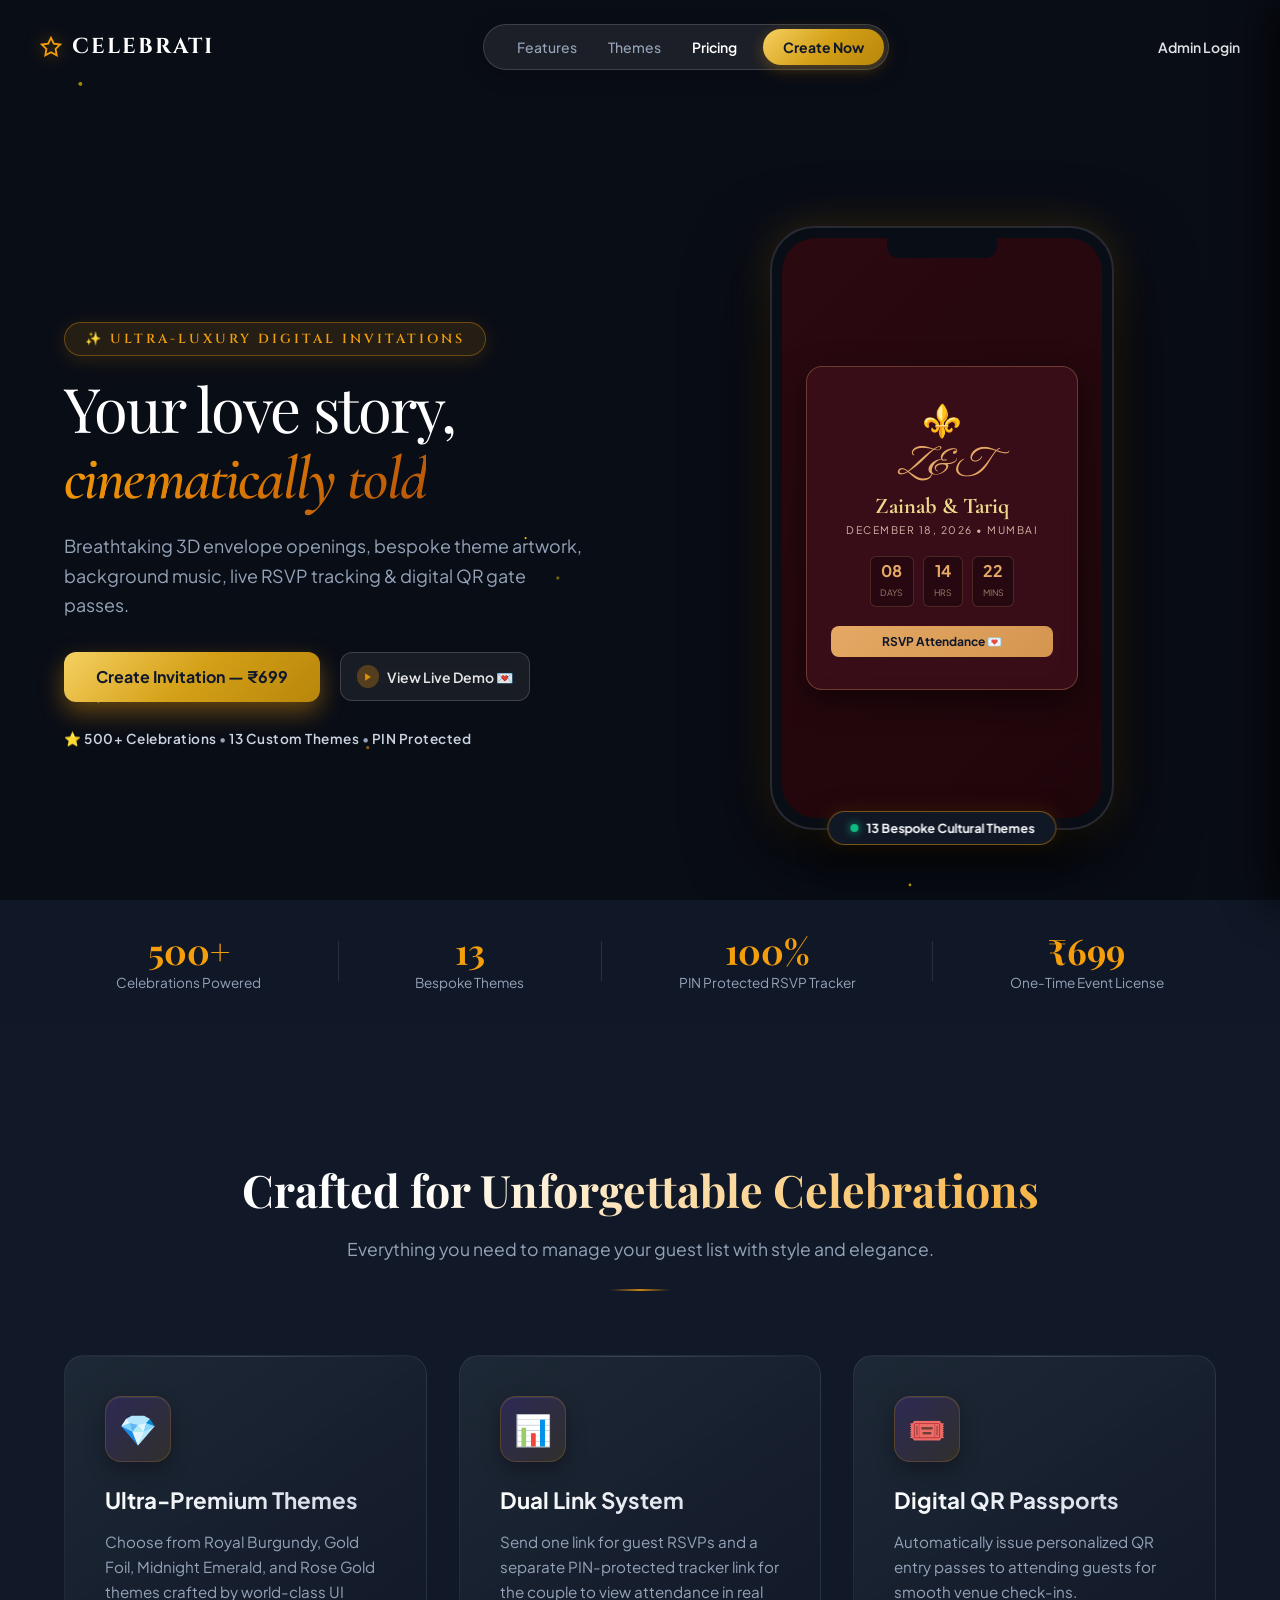
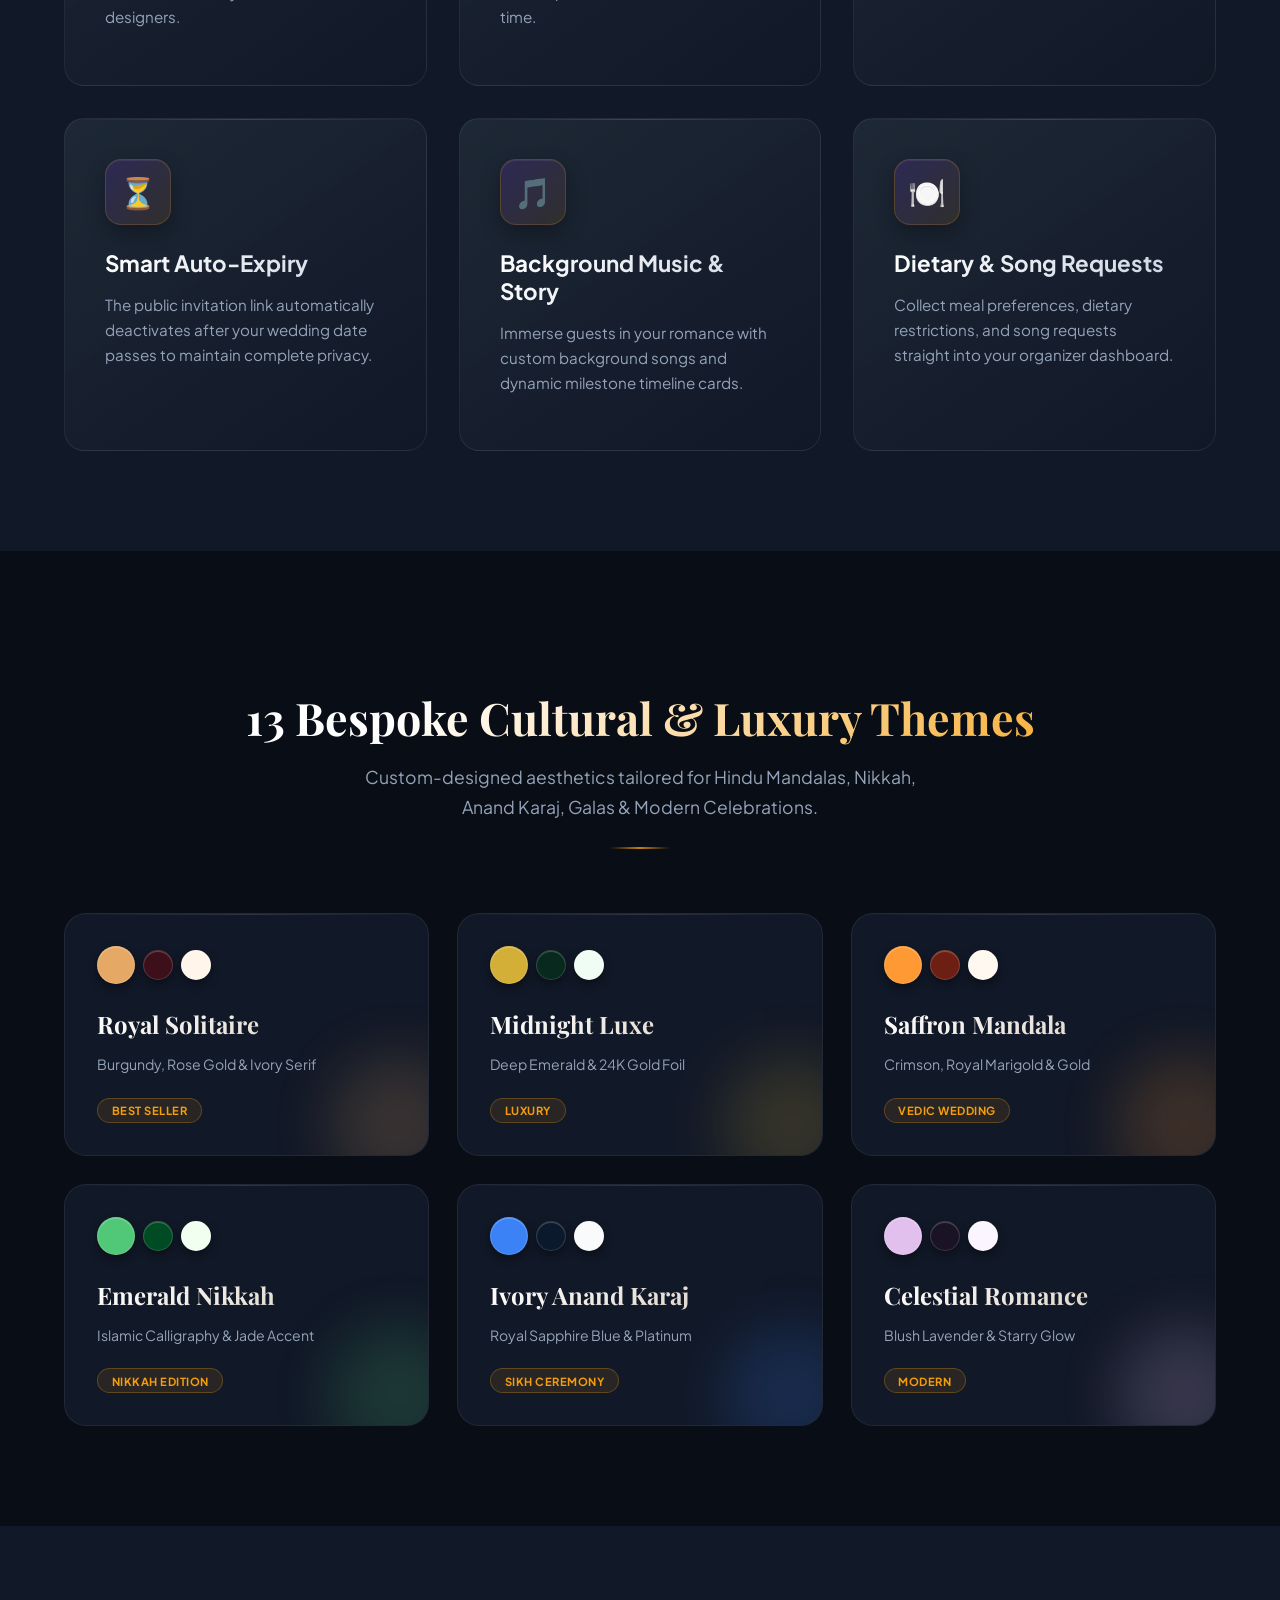
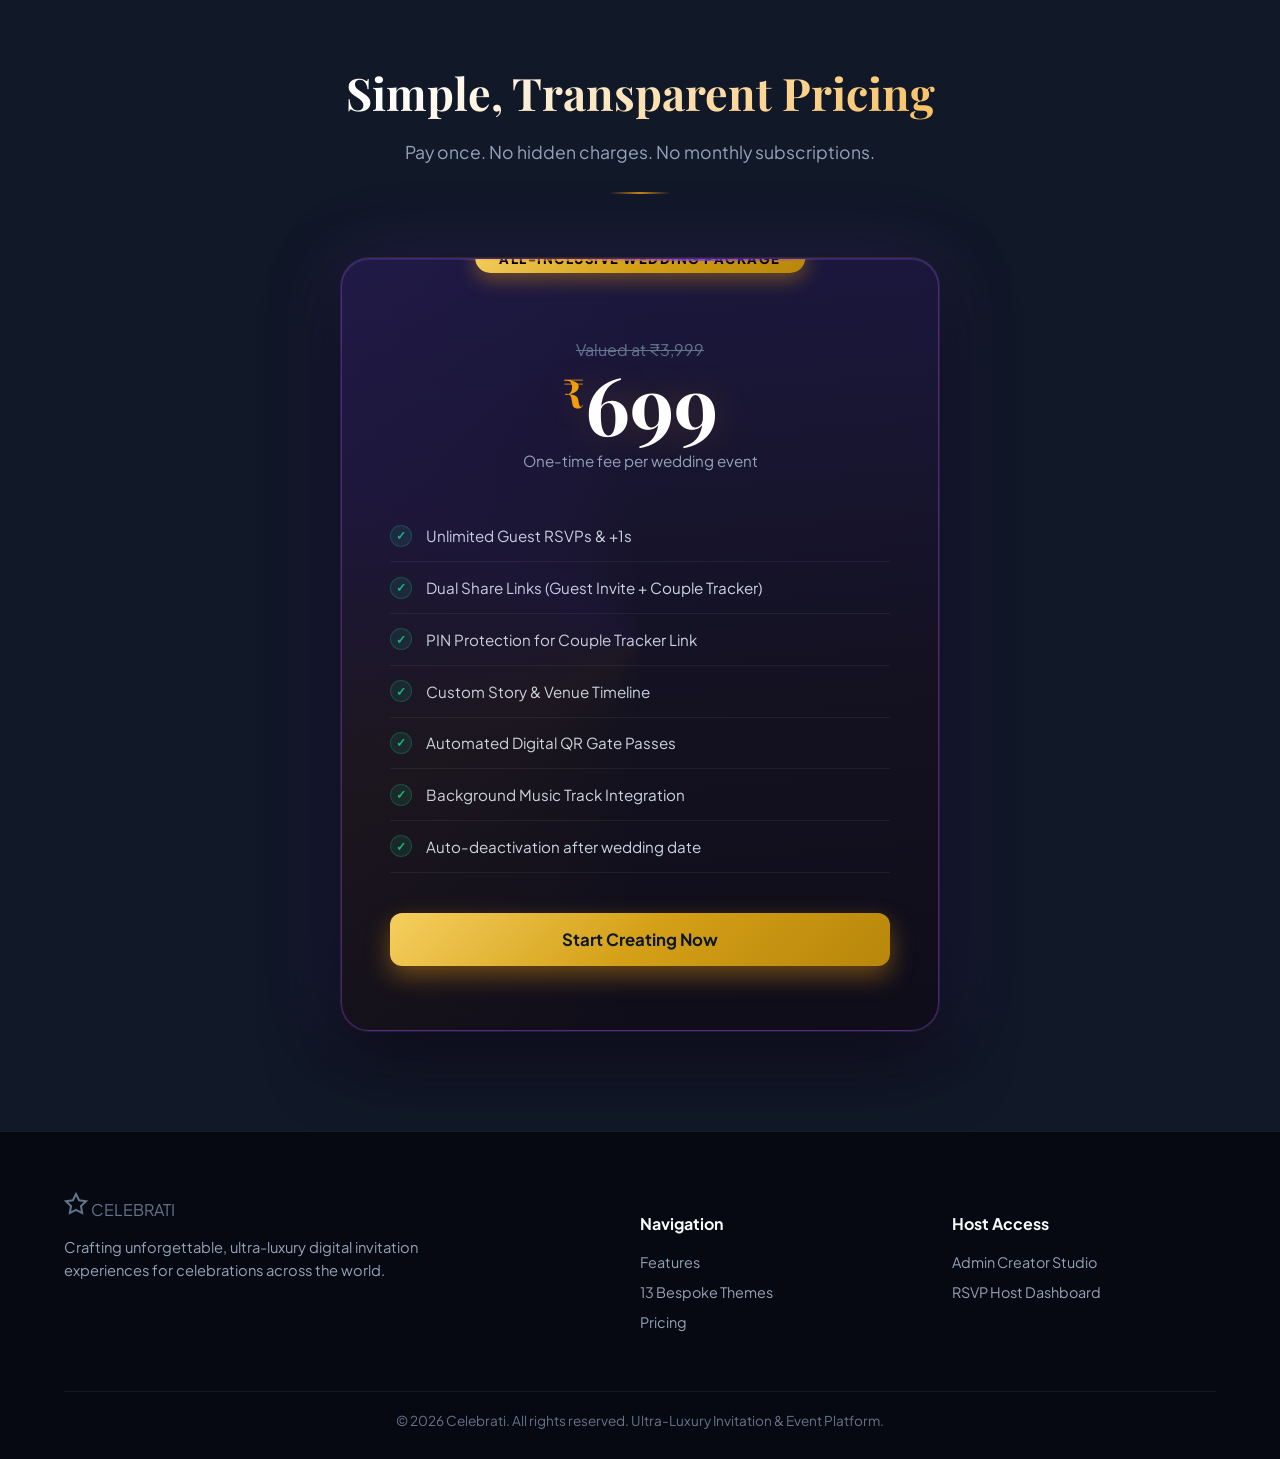
<file: index.html>
<!DOCTYPE html>
<html lang="en">
<head>
  <meta charset="UTF-8">
  <meta name="viewport" content="width=device-width, initial-scale=1.0">
  <title>Celebrati — India's Most Luxurious Digital Wedding Invitations</title>
  <meta name="description" content="Create ultra-luxury story-based digital invitations, track RSVPs in real time with private couple links, and issue QR entry passes. Only ₹699 per wedding.">
  <meta property="og:title" content="Celebrati — India's Most Luxurious Digital Wedding Invitations">
  <meta property="og:description" content="Create ultra-luxury story-based digital invitations, track RSVPs in real time, and issue QR entry passes. Only ₹699.">
  <meta property="og:image" content="skylightlogo.svg">
  <meta property="og:type" content="website">
  <meta name="twitter:card" content="summary_large_image">
  
  <link rel="icon" type="image/svg+xml" href="data:image/svg+xml,<svg xmlns='http://www.w3.org/2000/svg' viewBox='0 0 24 24' fill='%23F59E0B'><path d='M12 2l3.09 6.26L22 9.27l-5 4.87 1.18 6.88L12 17.77l-6.18 3.25L7 14.14 2 9.27l6.91-1.01L12 2z'/></svg>">
  <link rel="stylesheet" href="styles/landing.css?v=5.0">
  <link rel="preconnect" href="https://fonts.googleapis.com">
  <link rel="preconnect" href="https://fonts.gstatic.com" crossorigin>
  <link href="https://fonts.googleapis.com/css2?family=Cormorant+Garamond:ital,wght@0,300;0,400;0,600;0,700;1,300;1,400;1,600&family=Cinzel:wght@400;500;600;700&family=Plus+Jakarta+Sans:wght@300;400;500;600;700&family=Playfair+Display:ital,wght@0,400;0,600;0,700;1,400&family=Great+Vibes&family=Amiri:wght@400;700&display=swap" rel="stylesheet">
</head>
<body class="landing-body">

  <!-- ══════════════════════════════════════════════════════════════════
       HERO — Full-Screen Boomerang Video + Editorial Layout
       ══════════════════════════════════════════════════════════════════ -->
  <section class="hero-cinematic" id="hero">

    <!-- Boomerang video container (JS fills this) -->
    <div class="hero-video-wrap" id="hero-video-wrap">
      <!-- Placeholder gradient shown until video loads -->
      <div class="hero-video-placeholder"></div>
    </div>

    <!-- Dark luxury scrim overlay -->
    <div class="hero-scrim"></div>

    <!-- Floating Nav (sits inside hero so it overlaps video) -->
    <nav class="hero-nav" id="hero-nav">
      <!-- Logo -->
      <a href="/" class="hero-logo">
        <svg width="22" height="22" viewBox="0 0 24 24" fill="none" stroke="currentColor" stroke-width="2">
          <path d="M12 2l3.09 6.26L22 9.27l-5 4.87 1.18 6.88L12 17.77l-6.18 3.25L7 14.14 2 9.27l6.91-1.01L12 2z"/>
        </svg>
        CELEBRATI
      </a>

      <!-- Desktop pill nav -->
      <div class="hero-nav-pill">
        <a href="#features" class="hero-nav-link">Features</a>
        <a href="#themes"   class="hero-nav-link">Themes</a>
        <a href="#pricing"  class="hero-nav-link hero-nav-link--active">Pricing</a>
        <a href="app.html#admin" class="hero-nav-cta">Create Now</a>
      </div>

      <!-- Right side actions -->
      <div class="hero-nav-right">
        <a href="app.html#admin" class="hero-nav-login">Admin Login</a>
        <!-- Animated hamburger (mobile only) -->
        <button class="hero-hamburger" id="hero-hamburger-btn" aria-label="Toggle menu" aria-expanded="false">
          <svg class="hamburger-icon" width="20" height="20" viewBox="0 0 24 24" fill="none" stroke="currentColor" stroke-width="2">
            <line x1="3" y1="6" x2="21" y2="6"/>
            <line x1="3" y1="12" x2="21" y2="12"/>
            <line x1="3" y1="18" x2="21" y2="18"/>
          </svg>
          <svg class="close-icon" width="20" height="20" viewBox="0 0 24 24" fill="none" stroke="currentColor" stroke-width="2">
            <line x1="18" y1="6" x2="6" y2="18"/>
            <line x1="6" y1="6" x2="18" y2="18"/>
          </svg>
        </button>
      </div>
    </nav>

    <!-- Mobile backdrop -->
    <div class="mobile-backdrop" id="mobile-backdrop"></div>

    <!-- Mobile drawer (slides from right) -->
    <div class="mobile-drawer" id="mobile-drawer">
      <div class="mobile-drawer-inner">
        <nav class="mobile-drawer-links">
          <a href="#features" class="mobile-drawer-link" data-delay="0">Features</a>
          <a href="#themes"   class="mobile-drawer-link" data-delay="1">Themes</a>
          <a href="#pricing"  class="mobile-drawer-link" data-delay="2">Pricing</a>
        </nav>
        <div class="mobile-drawer-ctas" data-delay="3">
          <a href="app.html#admin" class="hero-nav-login mobile-drawer-login">Admin Login</a>
          <a href="app.html#admin" class="mobile-drawer-cta-btn">Create Invitation — ₹699</a>
        </div>
      </div>
    </div>

    <!-- ── Balanced Luxury Hero Content ──────────────────────────────── -->
    <div class="hero-content-container">
      <div class="hero-split-grid">
        <div class="hero-text-block">
          <p class="hero-eyebrow">✨ Ultra-Luxury Digital Invitations</p>
          <h1 class="hero-headline">
            Your love story,<br>
            <span class="hero-headline-accent">cinematically told</span>
          </h1>
          <p class="hero-sub">Breathtaking 3D envelope openings, bespoke theme artwork, background music, live RSVP tracking &amp; digital QR gate passes.</p>
          <div class="hero-ctas-group">
            <a href="app.html#admin" class="hero-cta-primary">Create Invitation — ₹699</a>
            <a href="app.html#invite-evt-wedding-01" target="_blank" class="hero-cta-ghost">
              <span class="hero-play-icon">
                <svg width="10" height="10" viewBox="0 0 24 24" fill="currentColor"><path d="M5 3l14 9-14 9V3z"/></svg>
              </span>
              View Live Demo 💌
            </a>
          </div>
          <div class="hero-trust-mini">
            <span>⭐ 500+ Celebrations</span> • <span>13 Custom Themes</span> • <span>PIN Protected</span>
          </div>
        </div>

        <!-- 3D Floating Phone Mockup & Live Theme Preview -->
        <div class="hero-visual-block">
          <div class="hero-phone-mockup">
            <div class="phone-notch-bar"></div>
            <div class="phone-screen-content">
              <div class="preview-theme-card">
                <div class="preview-seal">⚜️</div>
                <div class="preview-monogram">Z &amp; T</div>
                <div class="preview-title">Zainab &amp; Tariq</div>
                <div class="preview-date">DECEMBER 18, 2026 • MUMBAI</div>
                <div class="preview-countdown">
                  <div><span>08</span><label>DAYS</label></div>
                  <div><span>14</span><label>HRS</label></div>
                  <div><span>22</span><label>MINS</label></div>
                </div>
                <div class="preview-rsvp-btn">RSVP Attendance 💌</div>
              </div>
            </div>
            <div class="hero-phone-floating-pill">
              <span class="pill-dot"></span> 13 Bespoke Cultural Themes
            </div>
          </div>
        </div>
      </div>
    </div>

  </section>

  <!-- Floating Canvas Particles -->
  <canvas id="landing-particle-canvas"></canvas>

  <!-- Trust & Social Proof Strip -->
  <section class="trust-strip">
    <div class="trust-container">
      <div class="trust-item">
        <div class="trust-number">500+</div>
        <div class="trust-label">Celebrations Powered</div>
      </div>
      <div class="trust-divider"></div>
      <div class="trust-item">
        <div class="trust-number">13</div>
        <div class="trust-label">Bespoke Themes</div>
      </div>
      <div class="trust-divider"></div>
      <div class="trust-item">
        <div class="trust-number">100%</div>
        <div class="trust-label">PIN Protected RSVP Tracker</div>
      </div>
      <div class="trust-divider"></div>
      <div class="trust-item">
        <div class="trust-number">₹699</div>
        <div class="trust-label">One-Time Event License</div>
      </div>
    </div>
  </section>

  <!-- Features Section -->
  <section id="features" class="features-section">
    <div class="section-header">
      <h2>Crafted for Unforgettable Celebrations</h2>
      <p>Everything you need to manage your guest list with style and elegance.</p>
    </div>
    <div class="features-grid">
      <div class="feature-card reveal-on-scroll">
        <div class="feature-icon">💎</div>
        <h3>Ultra-Premium Themes</h3>
        <p>Choose from Royal Burgundy, Gold Foil, Midnight Emerald, and Rose Gold themes crafted by world-class UI designers.</p>
      </div>
      <div class="feature-card reveal-on-scroll">
        <div class="feature-icon">📊</div>
        <h3>Dual Link System</h3>
        <p>Send one link for guest RSVPs and a separate PIN-protected tracker link for the couple to view attendance in real time.</p>
      </div>
      <div class="feature-card reveal-on-scroll">
        <div class="feature-icon">🎟️</div>
        <h3>Digital QR Passports</h3>
        <p>Automatically issue personalized QR entry passes to attending guests for smooth venue check-ins.</p>
      </div>
      <div class="feature-card reveal-on-scroll">
        <div class="feature-icon">⏳</div>
        <h3>Smart Auto-Expiry</h3>
        <p>The public invitation link automatically deactivates after your wedding date passes to maintain complete privacy.</p>
      </div>
      <div class="feature-card reveal-on-scroll">
        <div class="feature-icon">🎵</div>
        <h3>Background Music & Story</h3>
        <p>Immerse guests in your romance with custom background songs and dynamic milestone timeline cards.</p>
      </div>
      <div class="feature-card reveal-on-scroll">
        <div class="feature-icon">🍽️</div>
        <h3>Dietary & Song Requests</h3>
        <p>Collect meal preferences, dietary restrictions, and song requests straight into your organizer dashboard.</p>
      </div>
    </div>
  </section>

  <!-- Theme Gallery Section -->
  <section id="themes" class="themes-gallery-section">
    <div class="section-header">
      <h2>13 Bespoke Cultural & Luxury Themes</h2>
      <p>Custom-designed aesthetics tailored for Hindu Mandalas, Nikkah, Anand Karaj, Galas & Modern Celebrations.</p>
    </div>
    <div class="theme-tiles-grid">
      <div class="theme-tile-card tile-royal reveal-on-scroll">
        <div class="tile-swatch-bar">
          <span style="background:#E5A965"></span>
          <span style="background:#3D0F1A"></span>
          <span style="background:#FFF5EA"></span>
        </div>
        <h3>Royal Solitaire</h3>
        <p>Burgundy, Rose Gold & Ivory Serif</p>
        <span class="theme-tag">Best Seller</span>
      </div>

      <div class="theme-tile-card tile-midnight reveal-on-scroll">
        <div class="tile-swatch-bar">
          <span style="background:#D4AF37"></span>
          <span style="background:#08291D"></span>
          <span style="background:#F0FDF4"></span>
        </div>
        <h3>Midnight Luxe</h3>
        <p>Deep Emerald & 24K Gold Foil</p>
        <span class="theme-tag">Luxury</span>
      </div>

      <div class="theme-tile-card tile-hindu reveal-on-scroll">
        <div class="tile-swatch-bar">
          <span style="background:#FF9933"></span>
          <span style="background:#6E1F13"></span>
          <span style="background:#FFF8F0"></span>
        </div>
        <h3>Saffron Mandala</h3>
        <p>Crimson, Royal Marigold & Gold</p>
        <span class="theme-tag">Vedic Wedding</span>
      </div>

      <div class="theme-tile-card tile-emerald reveal-on-scroll">
        <div class="tile-swatch-bar">
          <span style="background:#50C878"></span>
          <span style="background:#004B23"></span>
          <span style="background:#F0FFF0"></span>
        </div>
        <h3>Emerald Nikkah</h3>
        <p>Islamic Calligraphy & Jade Accent</p>
        <span class="theme-tag">Nikkah Edition</span>
      </div>

      <div class="theme-tile-card tile-sikh reveal-on-scroll">
        <div class="tile-swatch-bar">
          <span style="background:#3B82F6"></span>
          <span style="background:#0B192C"></span>
          <span style="background:#F8FAFC"></span>
        </div>
        <h3>Ivory Anand Karaj</h3>
        <p>Royal Sapphire Blue & Platinum</p>
        <span class="theme-tag">Sikh Ceremony</span>
      </div>

      <div class="theme-tile-card tile-celestial reveal-on-scroll">
        <div class="tile-swatch-bar">
          <span style="background:#E2C0EE"></span>
          <span style="background:#1A1325"></span>
          <span style="background:#FAF5FF"></span>
        </div>
        <h3>Celestial Romance</h3>
        <p>Blush Lavender & Starry Glow</p>
        <span class="theme-tag">Modern</span>
      </div>
    </div>
  </section>

  <!-- Pricing Section -->
  <section id="pricing" class="pricing-section">
    <div class="section-header">
      <h2>Simple, Transparent Pricing</h2>
      <p>Pay once. No hidden charges. No monthly subscriptions.</p>
    </div>

    <div class="pricing-card reveal-on-scroll">
      <div class="pricing-tag">All-Inclusive Wedding Package</div>
      <div class="price-strikethrough">Valued at ₹3,999</div>
      <div class="price-amount"><span class="price-currency">₹</span>699</div>
      <div class="price-period">One-time fee per wedding event</div>

      <ul class="pricing-features">
        <li>Unlimited Guest RSVPs & +1s</li>
        <li>Dual Share Links (Guest Invite + Couple Tracker)</li>
        <li>PIN Protection for Couple Tracker Link</li>
        <li>Custom Story & Venue Timeline</li>
        <li>Automated Digital QR Gate Passes</li>
        <li>Background Music Track Integration</li>
        <li>Auto-deactivation after wedding date</li>
      </ul>

      <a href="app.html#admin" class="btn-cta-primary" style="display: block; width: 100%; box-sizing: border-box;">Start Creating Now</a>
    </div>
  </section>

  <!-- Footer -->
  <footer class="landing-footer">
    <div class="footer-container">
      <div class="footer-col brand-col">
        <div class="landing-logo">
          <svg width="24" height="24" viewBox="0 0 24 24" fill="none" stroke="currentColor" stroke-width="2">
            <path d="M12 2l3.09 6.26L22 9.27l-5 4.87 1.18 6.88L12 17.77l-6.18 3.25L7 14.14 2 9.27l6.91-1.01L12 2z"/>
          </svg>
          CELEBRATI
        </div>
        <p class="footer-tagline">Crafting unforgettable, ultra-luxury digital invitation experiences for celebrations across the world.</p>
      </div>

      <div class="footer-col links-col">
        <h4>Navigation</h4>
        <a href="#features">Features</a>
        <a href="#themes">13 Bespoke Themes</a>
        <a href="#pricing">Pricing</a>
      </div>

      <div class="footer-col admin-col">
        <h4>Host Access</h4>
        <a href="app.html#admin">Admin Creator Studio</a>
        <a href="app.html#dashboard">RSVP Host Dashboard</a>
      </div>
    </div>
    <div class="footer-bottom">
      <div>© 2026 Celebrati. All rights reserved. Ultra-Luxury Invitation & Event Platform.</div>
    </div>
  </footer>

  <!-- Script for Boomerang Video BG, Mobile Drawer, Particles and Scroll Reveal -->
  <script type="module">
    import { ParticleEngine } from './js/particles.js';
    import { BoomerangBg } from './js/boomerang.js';

    // 1. Boomerang Video Background Initialization
    const videoWrap = document.getElementById('hero-video-wrap');
    if (videoWrap) {
      // Default video asset — user can replace src URL anytime
      const BG_VIDEO_URL = 'https://d8j0ntlcm91z4.cloudfront.net/user_38xzZboKViGWJOttwIXH07lWA1P/hf_20260511_131941_d136af49-e243-493a-be14-6ff3f24e09e6.mp4';
      try {
        new BoomerangBg(BG_VIDEO_URL, videoWrap, { maxWidth: 960, fps: 30 });
      } catch (err) {
        console.warn('Boomerang video initialization deferred:', err);
      }
    }

    // 2. Floating Gold Particles (below hero)
    const particleCanvas = document.getElementById('landing-particle-canvas');
    if (particleCanvas) {
      const engine = new ParticleEngine(particleCanvas);
      engine.setType('gold-dust');
      engine.start();
    }

    // 3. Mobile Hamburger & Drawer Handler
    const hamBtn = document.getElementById('hero-hamburger-btn');
    const drawer = document.getElementById('mobile-drawer');
    const backdrop = document.getElementById('mobile-backdrop');

    function toggleMenu(show) {
      const active = show !== undefined ? show : !drawer.classList.contains('is-active');
      if (hamBtn) {
        hamBtn.classList.toggle('is-active', active);
        hamBtn.setAttribute('aria-expanded', active ? 'true' : 'false');
      }
      if (drawer) drawer.classList.toggle('is-active', active);
      if (backdrop) backdrop.classList.toggle('is-active', active);
      document.body.style.overflow = active ? 'hidden' : '';
    }

    if (hamBtn) hamBtn.addEventListener('click', () => toggleMenu());
    if (backdrop) backdrop.addEventListener('click', () => toggleMenu(false));
    if (drawer) {
      drawer.querySelectorAll('a').forEach(link => {
        link.addEventListener('click', () => toggleMenu(false));
      });
    }

    // 4. Scroll reveal observer
    const observer = new IntersectionObserver((entries) => {
      entries.forEach(entry => {
        if (entry.isIntersecting) {
          entry.target.classList.add('is-visible');
        }
      });
    }, { threshold: 0.15 });

    document.querySelectorAll('.reveal-on-scroll').forEach(el => observer.observe(el));
  </script>
</body>
</html>
</file>
<file: styles/landing.css>
/* ==========================================================================
   CELEBRATI — LANDING PAGE STYLES (UPGRADED LUXURY)
   ========================================================================== */

:root {
  --gold-gradient: linear-gradient(135deg, #f59e0b 0%, #d97706 50%, #b45309 100%);
  --gold-cta-gradient: linear-gradient(135deg, #f5d061 0%, #d4a017 50%, #b8860b 100%);
  --purple-gradient: linear-gradient(135deg, #8b5cf6 0%, #7c3aed 50%, #6d28d9 100%);
  --dark-bg: #090d16;
  --surface-dark: #111827;
  --surface-card: #1f2937;
}

body.landing-body {
  margin: 0;
  padding: 0;
  background-color: var(--dark-bg);
  color: #f8fafc;
  font-family: 'Plus Jakarta Sans', sans-serif;
  overflow-x: hidden;
  position: relative;
}

/* Background Particle Canvas */
#landing-particle-canvas {
  position: absolute;
  top: 0;
  left: 0;
  width: 100%;
  height: 100%;
  pointer-events: none;
  z-index: 1;
}

/* ── Header Nav & Hero (LinkFlow Editorial Aesthetic) ── */
.hero-cinematic {
  position: relative;
  width: 100%;
  min-height: 100vh;
  min-height: 100dvh;
  overflow: hidden;
  display: flex;
  flex-direction: column;
  justify-content: space-between;
  background-color: var(--dark-bg);
}

.hero-video-wrap {
  position: absolute;
  inset: 0;
  width: 100%;
  height: 100%;
  z-index: 0;
}

.hero-video-placeholder {
  position: absolute;
  inset: 0;
  width: 100%;
  height: 100%;
  background: radial-gradient(ellipse at 50% 30%, #3D0F1A 0%, #090D16 80%);
}

.hero-scrim {
  position: absolute;
  inset: 0;
  width: 100%;
  height: 100%;
  background: linear-gradient(180deg, rgba(9, 13, 22, 0.75) 0%, rgba(9, 13, 22, 0.45) 50%, rgba(9, 13, 22, 0.9) 100%);
  z-index: 1;
  pointer-events: none;
}

/* Floating Top Navbar */
.hero-nav {
  position: absolute;
  top: 0;
  left: 0;
  right: 0;
  z-index: 30;
  display: flex;
  align-items: center;
  justify-content: space-between;
  padding: 1.5rem 2.5rem;
}

.hero-logo {
  display: flex;
  align-items: center;
  gap: 0.6rem;
  font-family: 'Cinzel', serif;
  font-size: 1.35rem;
  font-weight: 700;
  letter-spacing: 2px;
  color: #FFFFFF;
  text-decoration: none;
}

.hero-logo svg {
  color: #F59E0B;
  filter: drop-shadow(0 0 8px rgba(245, 158, 11, 0.5));
}

.hero-nav-pill {
  display: flex;
  align-items: center;
  gap: 0.25rem;
  background: rgba(255, 255, 255, 0.08);
  backdrop-filter: blur(16px);
  -webkit-backdrop-filter: blur(16px);
  border-radius: 9999px;
  padding: 0.25rem 0.25rem 0.25rem 1.25rem;
  border: 1px solid rgba(255, 255, 255, 0.15);
  box-shadow: 0 4px 20px rgba(0, 0, 0, 0.25);
}

.hero-nav-link {
  font-size: 0.875rem;
  font-weight: 500;
  color: #94A3B8;
  padding: 0.5rem 0.85rem;
  text-decoration: none;
  transition: color 0.2s ease;
}

.hero-nav-link:hover,
.hero-nav-link--active {
  color: #FFFFFF;
  font-weight: 600;
}

.hero-nav-cta {
  background: var(--gold-cta-gradient);
  color: #0F172A;
  font-size: 0.875rem;
  font-weight: 700;
  padding: 0.55rem 1.25rem;
  border-radius: 9999px;
  text-decoration: none;
  margin-left: 0.5rem;
  box-shadow: 0 4px 15px rgba(245, 158, 11, 0.3);
  transition: transform 0.2s ease, box-shadow 0.2s ease;
}

.hero-nav-cta:hover {
  transform: translateY(-1px);
  box-shadow: 0 6px 20px rgba(245, 158, 11, 0.5);
}

.hero-nav-right {
  display: flex;
  align-items: center;
  gap: 1.5rem;
}

.hero-nav-login {
  color: #F8FAFC;
  font-size: 0.875rem;
  font-weight: 600;
  text-decoration: none;
  opacity: 0.9;
  transition: opacity 0.2s;
}

.hero-nav-login:hover {
  opacity: 1;
}

/* Mobile Hamburger button */
.hero-hamburger {
  display: none;
  position: relative;
  width: 40px;
  height: 40px;
  border-radius: 50%;
  background: rgba(255, 255, 255, 0.1);
  backdrop-filter: blur(12px);
  border: 1px solid rgba(255, 255, 255, 0.2);
  color: #F8FAFC;
  cursor: pointer;
  align-items: center;
  justify-content: center;
}

.hero-hamburger .hamburger-icon,
.hero-hamburger .close-icon {
  position: absolute;
  transition: transform 0.3s ease, opacity 0.3s ease;
}

.hero-hamburger .close-icon {
  opacity: 0;
  transform: rotate(-90deg) scale(0.5);
}

.hero-hamburger.is-active .hamburger-icon {
  opacity: 0;
  transform: rotate(90deg) scale(0.5);
}

.hero-hamburger.is-active .close-icon {
  opacity: 1;
  transform: rotate(0deg) scale(1);
}

/* Mobile Drawer */
.mobile-backdrop {
  position: fixed;
  inset: 0;
  z-index: 40;
  background: rgba(9, 13, 22, 0.7);
  backdrop-filter: blur(8px);
  opacity: 0;
  pointer-events: none;
  transition: opacity 0.3s ease;
}

.mobile-backdrop.is-active {
  opacity: 1;
  pointer-events: auto;
}

.mobile-drawer {
  position: fixed;
  top: 0;
  right: 0;
  bottom: 0;
  z-index: 50;
  width: 85%;
  max-width: 360px;
  background: rgba(17, 24, 39, 0.95);
  backdrop-filter: blur(20px);
  border-left: 1px solid rgba(255, 255, 255, 0.1);
  box-shadow: -10px 0 40px rgba(0, 0, 0, 0.8);
  transform: translateX(100%);
  transition: transform 0.4s cubic-bezier(0.22, 1, 0.36, 1);
}

.mobile-drawer.is-active {
  transform: translateX(0);
}

.mobile-drawer-inner {
  display: flex;
  flex-direction: column;
  height: 100%;
  padding: 6rem 2rem 2.5rem;
}

.mobile-drawer-links {
  display: flex;
  flex-direction: column;
  gap: 0.5rem;
}

.mobile-drawer-link {
  font-family: 'Playfair Display', serif;
  font-size: 1.75rem;
  font-weight: 600;
  color: #F8FAFC;
  text-decoration: none;
  padding: 0.85rem 0;
  border-bottom: 1px solid rgba(255, 255, 255, 0.08);
  opacity: 0;
  transform: translateX(20px);
  transition: transform 0.4s ease, opacity 0.4s ease;
}

.mobile-drawer.is-active .mobile-drawer-link {
  opacity: 1;
  transform: translateX(0);
}

.mobile-drawer.is-active .mobile-drawer-link[data-delay="0"] { transition-delay: 0.15s; }
.mobile-drawer.is-active .mobile-drawer-link[data-delay="1"] { transition-delay: 0.22s; }
.mobile-drawer.is-active .mobile-drawer-link[data-delay="2"] { transition-delay: 0.29s; }

.mobile-drawer-ctas {
  margin-top: auto;
  display: flex;
  flex-direction: column;
  gap: 1rem;
  opacity: 0;
  transform: translateY(20px);
  transition: transform 0.4s ease 0.35s, opacity 0.4s ease 0.35s;
}

.mobile-drawer.is-active .mobile-drawer-ctas {
  opacity: 1;
  transform: translateY(0);
}

.mobile-drawer-cta-btn {
  background: var(--gold-cta-gradient);
  color: #0F172A;
  font-size: 1rem;
  font-weight: 700;
  padding: 0.9rem 1.5rem;
  border-radius: 9999px;
  text-align: center;
  text-decoration: none;
}

/* ── Balanced Split Hero Layout ── */
.hero-content-container {
  position: relative;
  z-index: 10;
  width: 100%;
  max-width: 1280px;
  margin: 0 auto;
  padding: 130px 4rem 70px;
  box-sizing: border-box;
}

.hero-split-grid {
  display: grid;
  grid-template-columns: 1.1fr 0.9fr;
  gap: 3.5rem;
  align-items: center;
}

.hero-text-block {
  text-align: left;
}

.hero-eyebrow {
  display: inline-flex;
  align-items: center;
  gap: 0.5rem;
  font-family: 'Cinzel', serif;
  font-size: 0.82rem;
  letter-spacing: 3px;
  text-transform: uppercase;
  color: #F59E0B;
  margin-bottom: 1.25rem;
  font-weight: 600;
  background: rgba(245, 158, 11, 0.12);
  border: 1px solid rgba(245, 158, 11, 0.35);
  padding: 0.45rem 1.25rem;
  border-radius: 9999px;
  box-shadow: 0 4px 20px rgba(245, 158, 11, 0.15);
}

.hero-headline {
  font-family: 'Playfair Display', serif;
  font-weight: 400;
  font-size: clamp(2.6rem, 4.8vw, 4.4rem);
  line-height: 1.05;
  letter-spacing: -0.03em;
  color: #FFFFFF;
  margin: 0;
}

.hero-headline-accent {
  font-family: 'Cormorant Garamond', serif;
  font-style: italic;
  background: var(--gold-gradient);
  -webkit-background-clip: text;
  -webkit-text-fill-color: transparent;
  font-weight: 600;
}

.hero-sub {
  margin-top: 1.25rem;
  font-size: clamp(1rem, 1.4vw, 1.15rem);
  color: #94A3B8;
  max-width: 520px;
  line-height: 1.65;
  font-weight: 400;
}

.hero-ctas-group {
  display: flex;
  align-items: center;
  gap: 1.25rem;
  margin-top: 2rem;
  flex-wrap: wrap;
}

.hero-cta-primary {
  background: var(--gold-cta-gradient);
  color: #0F172A;
  font-size: 1rem;
  font-weight: 700;
  padding: 0.9rem 2rem;
  border-radius: 12px;
  text-decoration: none;
  box-shadow: 0 10px 25px rgba(245, 158, 11, 0.4);
  transition: transform 0.3s ease, box-shadow 0.3s ease;
}

.hero-cta-primary:hover {
  transform: translateY(-2px);
  box-shadow: 0 15px 35px rgba(245, 158, 11, 0.6);
}

.hero-cta-ghost {
  display: inline-flex;
  align-items: center;
  gap: 0.5rem;
  color: #FFFFFF;
  font-size: 1rem;
  font-weight: 600;
  text-decoration: none;
  padding: 0.85rem 1.6rem;
  border-radius: 12px;
  background: rgba(255, 255, 255, 0.08);
  border: 1px solid rgba(255, 255, 255, 0.18);
  backdrop-filter: blur(10px);
  transition: background 0.3s ease, border-color 0.3s ease;
}

.hero-cta-ghost:hover {
  background: rgba(255, 255, 255, 0.15);
  border-color: rgba(255, 255, 255, 0.3);
}

.hero-play-icon {
  display: flex;
  align-items: center;
  justify-content: center;
  width: 1.4rem;
  height: 1.4rem;
  border-radius: 50%;
  background: rgba(245, 158, 11, 0.3);
  color: #F59E0B;
}

.hero-trust-mini {
  margin-top: 1.8rem;
  font-size: 0.85rem;
  color: #94A3B8;
  letter-spacing: 0.5px;
}

.hero-trust-mini span {
  color: #CBD5E1;
  font-weight: 600;
}

/* 3D Floating Phone Mockup & Visual Block */
.hero-visual-block {
  display: flex;
  justify-content: center;
}

.hero-phone-mockup {
  position: relative;
  width: 310px;
  height: 560px;
  background: #090D16;
  border-radius: 44px;
  padding: 12px;
  box-shadow: 
    0 30px 80px rgba(0, 0, 0, 0.8),
    0 0 45px rgba(245, 158, 11, 0.25),
    inset 0 0 0 2px rgba(255, 255, 255, 0.15);
  animation: heroFloat 6s ease-in-out infinite;
}

@keyframes heroFloat {
  0%, 100% { transform: translateY(0px) rotate(0deg); }
  50% { transform: translateY(-12px) rotate(0.8deg); }
}

.phone-notch-bar {
  position: absolute;
  top: 12px;
  left: 50%;
  transform: translateX(-50%);
  width: 110px;
  height: 20px;
  background: #090D16;
  border-bottom-left-radius: 12px;
  border-bottom-right-radius: 12px;
  z-index: 10;
}

.phone-screen-content {
  width: 100%;
  height: 100%;
  border-radius: 34px;
  overflow: hidden;
  background: linear-gradient(135deg, #2B0910 0%, #1F060B 100%);
  position: relative;
  display: flex;
  align-items: center;
  justify-content: center;
}

.preview-theme-card {
  padding: 2rem 1.4rem;
  text-align: center;
  color: #fff;
  border-radius: 16px;
  border: 1px solid rgba(229, 169, 101, 0.35);
  background: rgba(61, 15, 26, 0.88);
  backdrop-filter: blur(12px);
  width: 82%;
  box-shadow: 0 10px 30px rgba(0,0,0,0.6);
}

.preview-seal { font-size: 2rem; margin-bottom: 0.2rem; }
.preview-monogram { font-family: 'Cormorant Garamond', serif; font-style: italic; font-size: 2.2rem; color: #E5A965; }
.preview-title { font-family: 'Cormorant Garamond', serif; font-size: 1.35rem; font-weight: 700; margin: 0.4rem 0; color: #EDD98A; }
.preview-date { font-size: 0.65rem; letter-spacing: 1.5px; color: #D4B6A6; margin-bottom: 1.2rem; }

.preview-countdown {
  display: flex;
  justify-content: center;
  gap: 0.6rem;
  margin-bottom: 1.2rem;
}

.preview-countdown div {
  background: rgba(0,0,0,0.4);
  padding: 0.4rem 0.6rem;
  border-radius: 6px;
  border: 1px solid rgba(229, 169, 101, 0.25);
}

.preview-countdown span { font-size: 1rem; font-weight: 700; color: #E5A965; display: block; line-height: 1; }
.preview-countdown label { font-size: 0.55rem; color: #9E7A6B; }

.preview-rsvp-btn {
  background: linear-gradient(135deg, #E5A965, #D4954F);
  color: #0F172A;
  padding: 0.55rem;
  border-radius: 8px;
  font-size: 0.78rem;
  font-weight: 700;
}

.hero-phone-floating-pill {
  position: absolute;
  bottom: -15px;
  left: 50%;
  transform: translateX(-50%);
  background: rgba(17, 24, 39, 0.95);
  border: 1px solid rgba(245, 158, 11, 0.4);
  backdrop-filter: blur(12px);
  padding: 0.45rem 1.2rem;
  border-radius: 999px;
  font-size: 0.78rem;
  font-weight: 700;
  color: #F8FAFC;
  white-space: nowrap;
  box-shadow: 0 10px 25px rgba(0,0,0,0.5);
  display: flex;
  align-items: center;
  gap: 0.5rem;
}

.pill-dot {
  width: 8px;
  height: 8px;
  border-radius: 50%;
  background: #10B981;
  box-shadow: 0 0 8px #10B981;
}

/* Responsive Grid Rules for Hero */
@media (max-width: 992px) {
  .hero-split-grid {
    grid-template-columns: 1fr;
    text-align: center;
    gap: 3rem;
  }
  .hero-text-block { text-align: center; }
  .hero-sub { margin-left: auto; margin-right: auto; }
  .hero-ctas-group { justify-content: center; }
  .hero-content-container { padding: 110px 2rem 60px; }
}

.hero-cta-ghost {
  color: #FFFFFF;
  font-size: 0.875rem;
  font-weight: 600;
  text-decoration: none;
  padding: 0.75rem 1rem;
  opacity: 0.9;
  transition: opacity 0.2s;
}

.hero-cta-ghost:hover {
  opacity: 1;
}

/* ── Bottom-Right Video Demo Link ── */
.hero-bottom-right {
  position: absolute;
  right: 2.5rem;
  bottom: 2.5rem;
  z-index: 10;
  display: flex;
  align-items: center;
  gap: 0.6rem;
  color: rgba(255, 255, 255, 0.9);
  font-size: 0.875rem;
  text-decoration: none;
  background: rgba(255, 255, 255, 0.08);
  backdrop-filter: blur(12px);
  -webkit-backdrop-filter: blur(12px);
  border: 1px solid rgba(255, 255, 255, 0.15);
  padding: 0.45rem 1rem 0.45rem 0.5rem;
  border-radius: 9999px;
  transition: background 0.2s ease, border-color 0.2s ease;
}

.hero-bottom-right:hover {
  background: rgba(255, 255, 255, 0.15);
  border-color: rgba(255, 255, 255, 0.3);
}

.hero-play-btn {
  display: flex;
  align-items: center;
  justify-content: center;
  width: 1.6rem;
  height: 1.6rem;
  border-radius: 50%;
  background: rgba(255, 255, 255, 0.2);
}

.hero-demo-label {
  font-weight: 600;
}

.hero-demo-time {
  color: rgba(255, 255, 255, 0.55);
}

/* Responsive Rules for Hero */
@media (max-width: 992px) {
  .hero-nav-pill { display: none; }
  .hero-hamburger { display: flex; }
  .hero-nav-login { display: none; }
  .mobile-drawer-login { display: inline-block; }
}

@media (max-width: 768px) {
  .hero-nav { padding: 1.2rem 1.5rem; }
  .hero-bottom-left {
    position: relative;
    left: auto;
    bottom: auto;
    max-width: 100%;
    margin-top: 3rem;
    padding: 0 1.5rem 2.5rem;
    text-align: center;
  }
  .hero-bottom-ctas {
    justify-content: center;
  }
  .hero-bottom-right { display: none; }
}

.hero-split-grid {
  display: grid;
  grid-template-columns: 1fr 1fr;
  gap: 3.5rem;
  align-items: center;
  max-width: 1280px;
  width: 100%;
}

.hero-text-block {
  text-align: left;
}

.hero-badge {
  display: inline-flex;
  align-items: center;
  gap: 0.5rem;
  background: rgba(245, 158, 11, 0.12);
  border: 1px solid rgba(245, 158, 11, 0.35);
  color: #f59e0b;
  padding: 0.45rem 1.25rem;
  border-radius: 999px;
  font-size: 0.85rem;
  font-weight: 600;
  margin-bottom: 1.5rem;
  letter-spacing: 0.5px;
  box-shadow: 0 4px 20px rgba(245, 158, 11, 0.15);
}

.hero-title {
  font-family: 'Playfair Display', serif;
  font-size: clamp(2.8rem, 5vw, 4.2rem);
  line-height: 1.12;
  margin-bottom: 1.5rem;
}

.hero-title span {
  background: var(--gold-gradient);
  -webkit-background-clip: text;
  -webkit-text-fill-color: transparent;
}

.hero-subtitle {
  font-size: 1.2rem;
  color: #94a3b8;
  max-width: 580px;
  margin-bottom: 2.5rem;
  line-height: 1.65;
}

.cta-group {
  display: flex;
  align-items: center;
  gap: 1.25rem;
  flex-wrap: wrap;
}

/* Gold CTA Primary Button */
.btn-cta-primary {
  background: var(--gold-cta-gradient);
  color: #0f172a;
  padding: 1rem 2.2rem;
  border-radius: 12px;
  font-size: 1.05rem;
  font-weight: 700;
  text-decoration: none;
  box-shadow: 0 10px 25px rgba(245, 158, 11, 0.4);
  transition: transform 0.3s, box-shadow 0.3s;
}

.btn-cta-primary:hover {
  transform: translateY(-2px);
  box-shadow: 0 15px 35px rgba(245, 158, 11, 0.6);
}

.btn-cta-secondary {
  background: rgba(255, 255, 255, 0.06);
  border: 1px solid rgba(255, 255, 255, 0.18);
  color: #fff;
  padding: 1rem 2rem;
  border-radius: 12px;
  font-size: 1.05rem;
  font-weight: 600;
  text-decoration: none;
  transition: background 0.3s, border-color 0.3s;
}

.btn-cta-secondary:hover {
  background: rgba(255, 255, 255, 0.12);
  border-color: rgba(255, 255, 255, 0.3);
}

/* Hero Visual Block — Floating Phone Mockup */
.hero-visual-block {
  display: flex;
  justify-content: center;
}

.hero-phone-mockup {
  position: relative;
  width: 320px;
  height: 580px;
  background: #090d16;
  border-radius: 44px;
  padding: 12px;
  box-shadow: 
    0 30px 80px rgba(0, 0, 0, 0.8),
    0 0 40px rgba(245, 158, 11, 0.2),
    inset 0 0 0 2px rgba(255, 255, 255, 0.12);
  animation: heroFloat 6s ease-in-out infinite;
}

@keyframes heroFloat {
  0%, 100% { transform: translateY(0px) rotate(0deg); }
  50% { transform: translateY(-12px) rotate(0.8deg); }
}

.phone-notch-bar {
  position: absolute;
  top: 12px;
  left: 50%;
  transform: translateX(-50%);
  width: 110px;
  height: 20px;
  background: #090d16;
  border-bottom-left-radius: 12px;
  border-bottom-right-radius: 12px;
  z-index: 10;
}

.phone-screen-content {
  width: 100%;
  height: 100%;
  border-radius: 34px;
  overflow: hidden;
  background: linear-gradient(135deg, #2B0910 0%, #1F060B 100%);
  position: relative;
  display: flex;
  align-items: center;
  justify-content: center;
}

.preview-theme-card {
  padding: 2rem 1.5rem;
  text-align: center;
  color: #fff;
  border-radius: 16px;
  border: 1px solid rgba(229, 169, 101, 0.3);
  background: rgba(61, 15, 26, 0.85);
  backdrop-filter: blur(10px);
  margin: 1.5rem;
  width: 80%;
  box-shadow: 0 10px 30px rgba(0,0,0,0.5);
}

.preview-seal { font-size: 2rem; margin-bottom: 0.2rem; }
.preview-monogram { font-family: 'Great Vibes', cursive; font-size: 2.2rem; color: #e5a965; }
.preview-title { font-family: 'Cormorant Garamond', serif; font-size: 1.4rem; font-weight: 700; margin: 0.3rem 0; }
.preview-date { font-size: 0.65rem; letter-spacing: 1.5px; color: #d4b6a6; margin-bottom: 1.2rem; }

.preview-countdown {
  display: flex;
  justify-content: center;
  gap: 0.6rem;
  margin-bottom: 1.2rem;
}

.preview-countdown div {
  background: rgba(0,0,0,0.3);
  padding: 0.4rem 0.6rem;
  border-radius: 6px;
  border: 1px solid rgba(229, 169, 101, 0.2);
}

.preview-countdown span { font-size: 1rem; font-weight: 700; color: #e5a965; display: block; line-height: 1; }
.preview-countdown label { font-size: 0.55rem; color: #9e7a6b; }

.preview-rsvp-btn {
  background: linear-gradient(135deg, #e5a965, #d4954f);
  color: #0f172a;
  padding: 0.5rem;
  border-radius: 8px;
  font-size: 0.75rem;
  font-weight: 700;
}

.hero-phone-floating-pill {
  position: absolute;
  bottom: -15px;
  left: 50%;
  transform: translateX(-50%);
  background: rgba(17, 24, 39, 0.97);
  border: 1px solid rgba(245, 158, 11, 0.45);
  backdrop-filter: blur(16px);
  padding: 0.5rem 1.35rem;
  border-radius: 999px;
  font-size: 0.78rem;
  font-weight: 700;
  color: #f8fafc;
  white-space: nowrap;
  box-shadow: 
    0 10px 30px rgba(0,0,0,0.6),
    0 0 20px rgba(245,158,11,0.15);
  display: flex;
  align-items: center;
  gap: 0.5rem;
}

.pill-dot {
  width: 8px;
  height: 8px;
  border-radius: 50%;
  background: #10b981;
  box-shadow: 0 0 10px #10b981;
  animation: pillDotPulse 2s ease-in-out infinite;
}

@keyframes pillDotPulse {
  0%, 100% { opacity: 1; transform: scale(1); }
  50%       { opacity: 0.7; transform: scale(0.8); }
}

/* Trust & Social Proof Strip */
.trust-strip {
  position: relative;
  z-index: 2;
  background: rgba(17, 24, 39, 0.95);
  border-y: 1px solid rgba(255, 255, 255, 0.08);
  padding: 2rem 2rem;
}

.trust-container {
  max-width: 1100px;
  margin: 0 auto;
  display: flex;
  align-items: center;
  justify-content: space-around;
  flex-wrap: wrap;
  gap: 1.5rem;
}

.trust-item {
  text-align: center;
}

.trust-number {
  font-family: 'Playfair Display', serif;
  font-size: 2.2rem;
  font-weight: 700;
  color: #f59e0b;
  line-height: 1.1;
}

.trust-label {
  font-size: 0.85rem;
  color: #94a3b8;
  margin-top: 0.2rem;
}

.trust-divider {
  width: 1px;
  height: 40px;
  background: rgba(255, 255, 255, 0.1);
}

/* Features Grid */
.features-section {
  position: relative;
  z-index: 2;
  padding: 100px 4rem;
  background: var(--surface-dark);
}

.section-header {
  text-align: center;
  margin-bottom: 4rem;
}

.section-header h2 {
  font-family: 'Playfair Display', serif;
  font-size: 2.8rem;
  margin-bottom: 1rem;
  background: linear-gradient(135deg, #FFFFFF 30%, #F59E0B 100%);
  -webkit-background-clip: text;
  -webkit-text-fill-color: transparent;
  background-clip: text;
}

.section-header p {
  color: #94a3b8;
  font-size: 1.1rem;
  max-width: 600px;
  margin: 0 auto;
  line-height: 1.7;
}

/* Gold accent line below section title */
.section-header::after {
  content: '';
  display: block;
  width: 60px;
  height: 2px;
  background: linear-gradient(90deg, transparent, #F59E0B, transparent);
  margin: 1.5rem auto 0;
  opacity: 0.8;
}

.features-grid {
  display: grid;
  grid-template-columns: repeat(auto-fit, minmax(320px, 1fr));
  gap: 2rem;
  max-width: 1200px;
  margin: 0 auto;
}

.feature-card {
  background: linear-gradient(145deg, rgba(31, 41, 55, 0.95) 0%, rgba(17, 24, 39, 0.98) 100%);
  border: 1px solid rgba(255, 255, 255, 0.07);
  border-radius: 20px;
  padding: 2.5rem;
  transition: transform 0.35s cubic-bezier(0.22,1,0.36,1), border-color 0.35s, box-shadow 0.35s;
  position: relative;
  overflow: hidden;
}

/* Subtle top-edge light line */
.feature-card::before {
  content: '';
  position: absolute;
  top: 0;
  left: 0;
  right: 0;
  height: 1px;
  background: linear-gradient(90deg, transparent, rgba(255,255,255,0.15), transparent);
  pointer-events: none;
}

.feature-card:hover {
  transform: translateY(-6px);
  border-color: rgba(245, 158, 11, 0.3);
  box-shadow: 0 20px 45px rgba(0,0,0,0.5), 0 0 30px rgba(245,158,11,0.1);
}

.feature-icon {
  width: 64px;
  height: 64px;
  border-radius: 16px;
  background: linear-gradient(135deg, rgba(124, 58, 237, 0.18) 0%, rgba(245, 158, 11, 0.1) 100%);
  border: 1px solid rgba(245, 158, 11, 0.2);
  display: flex;
  align-items: center;
  justify-content: center;
  font-size: 1.9rem;
  margin-bottom: 1.5rem;
  box-shadow: 0 8px 20px rgba(0,0,0,0.3), inset 0 1px 0 rgba(255,255,255,0.08);
  transition: transform 0.3s ease, box-shadow 0.3s ease;
}

.feature-card:hover .feature-icon {
  transform: scale(1.08) rotate(-3deg);
  box-shadow: 0 12px 28px rgba(0,0,0,0.4), 0 0 20px rgba(245,158,11,0.2);
}

.feature-card h3 {
  font-size: 1.4rem;
  margin-bottom: 0.85rem;
  background: linear-gradient(135deg, #FFFFFF 0%, #CBD5E1 100%);
  -webkit-background-clip: text;
  -webkit-text-fill-color: transparent;
  background-clip: text;
}

.feature-card p {
  color: #94a3b8;
  line-height: 1.65;
  font-size: 0.95rem;
}

/* Theme Gallery Section */
.themes-gallery-section {
  position: relative;
  z-index: 2;
  padding: 100px 4rem;
  background: var(--dark-bg);
}

.theme-tiles-grid {
  display: grid;
  grid-template-columns: repeat(auto-fit, minmax(300px, 1fr));
  gap: 1.75rem;
  max-width: 1200px;
  margin: 0 auto;
}

.theme-tile-card {
  background: #111827;
  border: 1px solid rgba(255, 255, 255, 0.07);
  border-radius: 22px;
  padding: 2rem;
  position: relative;
  overflow: hidden;
  transition: transform 0.35s cubic-bezier(0.22,1,0.36,1), border-color 0.35s, box-shadow 0.35s;
  cursor: pointer;
}

/* Colored ambient glow patch in card bottom-right corner */
.theme-tile-card::before {
  content: '';
  position: absolute;
  bottom: -40px;
  right: -40px;
  width: 140px;
  height: 140px;
  border-radius: 50%;
  opacity: 0.18;
  pointer-events: none;
  transition: opacity 0.35s ease, transform 0.35s ease;
  filter: blur(30px);
}

/* Top-edge shimmer line */
.theme-tile-card::after {
  content: '';
  position: absolute;
  top: 0;
  left: 0;
  right: 0;
  height: 1px;
  background: linear-gradient(90deg, transparent, rgba(255,255,255,0.12), transparent);
  pointer-events: none;
}

.theme-tile-card:hover {
  transform: translateY(-8px);
}

.theme-tile-card:hover::before {
  opacity: 0.32;
  transform: scale(1.3);
}

/* Per-theme colored ambient glow */
.tile-royal::before       { background: #E5A965; border-color: rgba(229,169,101,0.3); }
.tile-midnight::before    { background: #D4AF37; }
.tile-hindu::before       { background: #FF9933; }
.tile-emerald::before     { background: #50C878; }
.tile-sikh::before        { background: #3B82F6; }
.tile-celestial::before   { background: #E2C0EE; }

/* Per-theme border accent on hover */
.tile-royal:hover    { border-color: rgba(229,169,101,0.4); box-shadow: 0 20px 50px rgba(0,0,0,0.5), 0 0 40px rgba(229,169,101,0.12); }
.tile-midnight:hover { border-color: rgba(212,175,55,0.4);  box-shadow: 0 20px 50px rgba(0,0,0,0.5), 0 0 40px rgba(212,175,55,0.12); }
.tile-hindu:hover    { border-color: rgba(255,153,51,0.4);  box-shadow: 0 20px 50px rgba(0,0,0,0.5), 0 0 40px rgba(255,153,51,0.12); }
.tile-emerald:hover  { border-color: rgba(80,200,120,0.4);  box-shadow: 0 20px 50px rgba(0,0,0,0.5), 0 0 40px rgba(80,200,120,0.12); }
.tile-sikh:hover     { border-color: rgba(59,130,246,0.4);  box-shadow: 0 20px 50px rgba(0,0,0,0.5), 0 0 40px rgba(59,130,246,0.12); }
.tile-celestial:hover{ border-color: rgba(226,192,238,0.4); box-shadow: 0 20px 50px rgba(0,0,0,0.5), 0 0 40px rgba(226,192,238,0.12); }

.tile-swatch-bar {
  display: flex;
  gap: 0.5rem;
  margin-bottom: 1.4rem;
  align-items: center;
}

.tile-swatch-bar span {
  width: 28px;
  height: 28px;
  border-radius: 50%;
  border: 1px solid rgba(255,255,255,0.15);
  box-shadow: 0 4px 10px rgba(0,0,0,0.4), inset 0 1px 0 rgba(255,255,255,0.2);
  transition: transform 0.2s ease;
}

.tile-swatch-bar span:first-child {
  width: 36px;
  height: 36px;
}

.theme-tile-card:hover .tile-swatch-bar span {
  transform: translateY(-2px);
}

.theme-tile-card h3 {
  font-family: 'Playfair Display', serif;
  font-size: 1.5rem;
  margin-bottom: 0.45rem;
  background: linear-gradient(135deg, #FFFFFF 0%, #D4C8B8 100%);
  -webkit-background-clip: text;
  -webkit-text-fill-color: transparent;
  background-clip: text;
}

.theme-tile-card p {
  color: #94a3b8;
  font-size: 0.88rem;
  margin-bottom: 1.35rem;
  line-height: 1.55;
}

.theme-tag {
  display: inline-block;
  background: rgba(245, 158, 11, 0.1);
  border: 1px solid rgba(245, 158, 11, 0.28);
  color: #f59e0b;
  padding: 0.28rem 0.85rem;
  border-radius: 999px;
  font-size: 0.7rem;
  font-weight: 700;
  text-transform: uppercase;
  letter-spacing: 0.5px;
  transition: background 0.2s ease, border-color 0.2s ease;
}

.theme-tile-card:hover .theme-tag {
  background: rgba(245, 158, 11, 0.18);
  border-color: rgba(245, 158, 11, 0.45);
}

/* Pricing Section */
.pricing-section {
  position: relative;
  z-index: 2;
  padding: 100px 2rem;
  background: var(--surface-dark);
  text-align: center;
}

.pricing-card {
  max-width: 500px;
  margin: 0 auto;
  background: linear-gradient(175deg, #1c1840 0%, #13111f 60%, #0f0d1a 100%);
  border: 1px solid rgba(124, 58, 237, 0.5);
  border-radius: 28px;
  padding: 4rem 3rem;
  box-shadow: 
    0 0 0 1px rgba(245, 158, 11, 0.12),
    0 30px 70px rgba(0,0,0,0.6),
    0 0 80px rgba(124, 58, 237, 0.2),
    inset 0 1px 0 rgba(255,255,255,0.08);
  position: relative;
  overflow: hidden;
}

/* Gold shimmer sweep across pricing card */
.pricing-card::before {
  content: '';
  position: absolute;
  top: -60%;
  left: -60%;
  width: 220%;
  height: 220%;
  background: conic-gradient(
    from 180deg at 50% 50%,
    transparent 0deg,
    rgba(245,158,11,0.04) 60deg,
    rgba(124,58,237,0.06) 120deg,
    transparent 180deg
  );
  animation: pricingRotate 12s linear infinite;
  pointer-events: none;
}

@keyframes pricingRotate {
  from { transform: rotate(0deg); }
  to   { transform: rotate(360deg); }
}

/* Gold top glow bar */
.pricing-card::after {
  content: '';
  position: absolute;
  top: 0;
  left: 20%;
  right: 20%;
  height: 2px;
  background: linear-gradient(90deg, transparent, #F59E0B, #7C3AED, transparent);
  border-radius: 2px;
  opacity: 0.8;
  pointer-events: none;
}

.pricing-tag {
  position: absolute;
  top: -16px;
  left: 50%;
  transform: translateX(-50%);
  background: var(--gold-cta-gradient);
  color: #000;
  font-weight: 800;
  padding: 0.4rem 1.5rem;
  border-radius: 999px;
  font-size: 0.82rem;
  text-transform: uppercase;
  letter-spacing: 1.5px;
  box-shadow: 0 6px 20px rgba(245,158,11,0.4);
  white-space: nowrap;
}

.price-strikethrough {
  font-size: 1rem;
  color: #64748b;
  text-decoration: line-through;
  margin-top: 1rem;
}

.price-amount {
  font-family: 'Playfair Display', serif;
  font-size: 5rem;
  font-weight: 700;
  color: #fff;
  margin: 0.2rem 0 0.5rem;
  line-height: 1;
  text-shadow: 0 0 40px rgba(245,158,11,0.2);
}

.price-currency {
  font-size: 2.5rem;
  vertical-align: super;
  color: #f59e0b;
  font-weight: 700;
}

.price-period {
  color: #94a3b8;
  font-size: 0.95rem;
  margin-bottom: 2.5rem;
}

.pricing-features {
  list-style: none;
  padding: 0;
  margin: 0 0 2.5rem;
  text-align: left;
}

.pricing-features li {
  padding: 0.9rem 0;
  border-bottom: 1px solid rgba(255, 255, 255, 0.06);
  color: #cbd5e1;
  display: flex;
  align-items: center;
  gap: 0.85rem;
  font-size: 0.95rem;
  transition: color 0.2s ease;
}

.pricing-features li:hover {
  color: #f1f5f9;
}

.pricing-features li::before {
  content: "✓";
  color: #10b981;
  font-weight: bold;
  width: 20px;
  height: 20px;
  background: rgba(16,185,129,0.12);
  border-radius: 50%;
  display: flex;
  align-items: center;
  justify-content: center;
  font-size: 0.75rem;
  flex-shrink: 0;
  border: 1px solid rgba(16,185,129,0.25);
}

/* Scroll Reveal Class */
.reveal-on-scroll {
  opacity: 0;
  transform: translateY(24px);
  transition: opacity 0.7s ease, transform 0.7s cubic-bezier(0.22, 1, 0.36, 1);
}

.reveal-on-scroll.is-visible {
  opacity: 1;
  transform: translateY(0);
}

/* Footer */
.landing-footer {
  position: relative;
  z-index: 2;
  background: #060911;
  padding: 60px 4rem 30px;
  border-top: 1px solid rgba(255, 255, 255, 0.08);
  color: #64748b;
}

.footer-container {
  max-width: 1200px;
  margin: 0 auto;
  display: grid;
  grid-template-columns: 2fr 1fr 1fr;
  gap: 3rem;
  margin-bottom: 3rem;
}

.footer-col h4 {
  color: #f8fafc;
  font-size: 1rem;
  margin-bottom: 1.2rem;
}

.footer-col a {
  display: block;
  color: #94a3b8;
  text-decoration: none;
  font-size: 0.9rem;
  margin-bottom: 0.75rem;
  transition: color 0.2s;
}

.footer-col a:hover {
  color: #ffffff;
}

.footer-tagline {
  color: #94a3b8;
  font-size: 0.92rem;
  line-height: 1.6;
  max-width: 380px;
  margin-top: 1rem;
}

.footer-bottom {
  max-width: 1200px;
  margin: 0 auto;
  padding-top: 20px;
  border-top: 1px solid rgba(255, 255, 255, 0.06);
  font-size: 0.85rem;
  text-align: center;
}

/* Responsive Media Queries */
@media (max-width: 1024px) {
  .hero-split-grid {
    grid-template-columns: 1fr;
    text-align: center;
  }
  .hero-text-block {
    text-align: center;
  }
  .hero-subtitle {
    margin-left: auto;
    margin-right: auto;
  }
  .cta-group {
    justify-content: center;
  }
  .footer-container {
    grid-template-columns: 1fr;
    gap: 2rem;
  }
}

@media (max-width: 768px) {
  .landing-nav { padding: 0 1.5rem; }
  .landing-nav-links { display: none; }
  .mobile-hamburger-btn { display: block; }
  .hero-section { padding: 110px 1.5rem 60px; }
  .hero-title { font-size: 2.4rem; }
  .features-section, .themes-gallery-section { padding: 60px 1.5rem; }
  .trust-divider { display: none; }
  .trust-container { flex-direction: column; gap: 1rem; }
  .landing-footer { padding: 40px 1.5rem 20px; }
}
</file>
